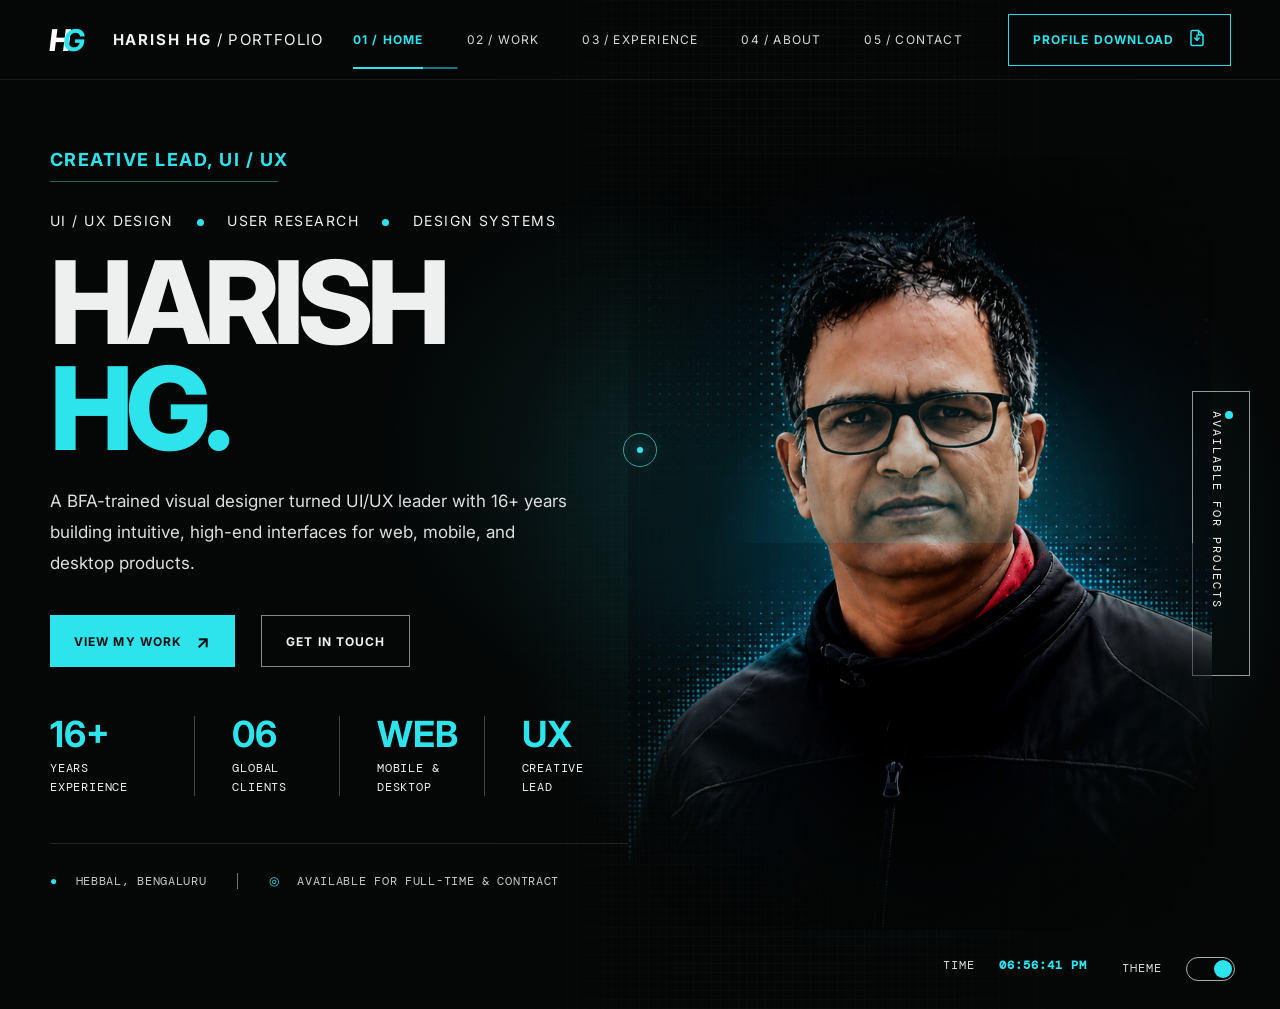
<file: index.html>
<!doctype html>
<html lang="en">
  <head>
    <meta charset="UTF-8" />
    <meta name="viewport" content="width=device-width, initial-scale=1.0" />
    <title>Harish HG — Portfolio</title>
    <link rel="preconnect" href="https://fonts.googleapis.com" />
    <link rel="preconnect" href="https://fonts.gstatic.com" crossorigin />
    <link href="https://fonts.googleapis.com/css2?family=DM+Mono:wght@400;500&family=Inter:wght@400;500;600;700;800&display=swap" rel="stylesheet" />
    <link rel="stylesheet" href="styles.css" />
  </head>
  <body>
    <main class="page-shell">
      <nav class="nav" aria-label="Main navigation">
        <a class="brand" href="#home" aria-label="Harish HG home"><span>H</span><b>G</b></a>
        <p class="brand-name"><strong>HARISH HG</strong> / PORTFOLIO</p>
        <div class="nav-links">
          <a class="active" href="index.html">01 / HOME</a>
          <a href="work.html">02 / WORK</a>
          <a href="experience.html">03 / EXPERIENCE</a>
          <a href="about.html">04 / ABOUT</a>
          <a href="contact.html">05 / CONTACT</a>
        </div>
        <a class="outline-button connect" href="assets/Harish_HG_UIUX_Profile.pdf" target="_blank" rel="noopener noreferrer">
          PROFILE DOWNLOAD
          <span class="icon download-icon" aria-hidden="true">
            <svg width="18" height="18" viewBox="0 0 24 24" fill="none" stroke="currentColor" stroke-width="2" stroke-linecap="round" stroke-linejoin="round">
              <path d="M14 2H6a2 2 0 0 0-2 2v16a2 2 0 0 0 2 2h12a2 2 0 0 0 2-2V8z" />
              <polyline points="14 2 14 8 20 8" />
              <line x1="12" y1="8" x2="12" y2="15" />
              <polyline points="9 12 12 15 15 12" />
            </svg>
          </span>
        </a>
      </nav>

      <section id="home" class="hero">
        <div class="hero-copy">
          <p class="eyebrow">CREATIVE LEAD, UI / UX</p>
          <div class="eyebrow-rule"></div>
          <p class="specialisms">UI / UX DESIGN <i></i> USER RESEARCH <i></i> DESIGN SYSTEMS</p>
          <h1>HARISH<br /><em>HG.</em></h1>
          <p class="intro">A BFA-trained visual designer turned UI/UX leader with 16+ years building intuitive, high-end interfaces for web, mobile, and desktop products.</p>
          <div class="actions">
            <a class="primary-button" href="work.html">VIEW MY WORK <span>↗</span></a>
            <a class="outline-button" href="contact.html">GET IN TOUCH</a>
          </div>
          <dl class="stats">
            <div><dt>16+</dt><dd>YEARS<br />EXPERIENCE</dd></div>
            <div><dt>06</dt><dd>GLOBAL<br />CLIENTS</dd></div>
            <div><dt>WEB</dt><dd>MOBILE &amp;<br />DESKTOP</dd></div>
            <div><dt>UX</dt><dd>CREATIVE<br />LEAD</dd></div>
          </dl>
          <div class="location"><span>●</span> HEBBAL, BENGALURU <b></b> <span>◎</span> AVAILABLE FOR FULL-TIME &amp; CONTRACT</div>
        </div>

        <div class="portrait-zone">
          <div class="aura"></div>
          <div class="portrait-frame" style="display:inline-block; mask-image: radial-gradient(ellipse 70% 75% at 50% 50%, black 40%, transparent 100%); -webkit-mask-image: radial-gradient(ellipse 70% 75% at 50% 50%, black 40%, transparent 100%);">
            <img src="images/harish.png" alt="Harish HG" />
          </div>
          <div class="portrait-dots"></div>
          <div class="availability"><span></span> AVAILABLE FOR PROJECTS</div>
          <!-- <div class="scroll">SCROLL TO EXPLORE <small>⌄</small></div> -->
        </div>
      </section>

      <footer><span>TIME&nbsp;&nbsp; <strong id="clock">--:--:--</strong></span><span>THEME&nbsp;&nbsp; <i class="switch"><b></b></i></span></footer>
    </main>
    <script src="app.js"></script>
    <script>
      const clock = document.querySelector('#clock');
      const tick = () => clock.textContent = new Intl.DateTimeFormat('en-US', { hour: '2-digit', minute: '2-digit', second: '2-digit', hour12: true }).format(new Date());
      tick(); setInterval(tick, 1000);
    </script>
  </body>
</html>
</file>
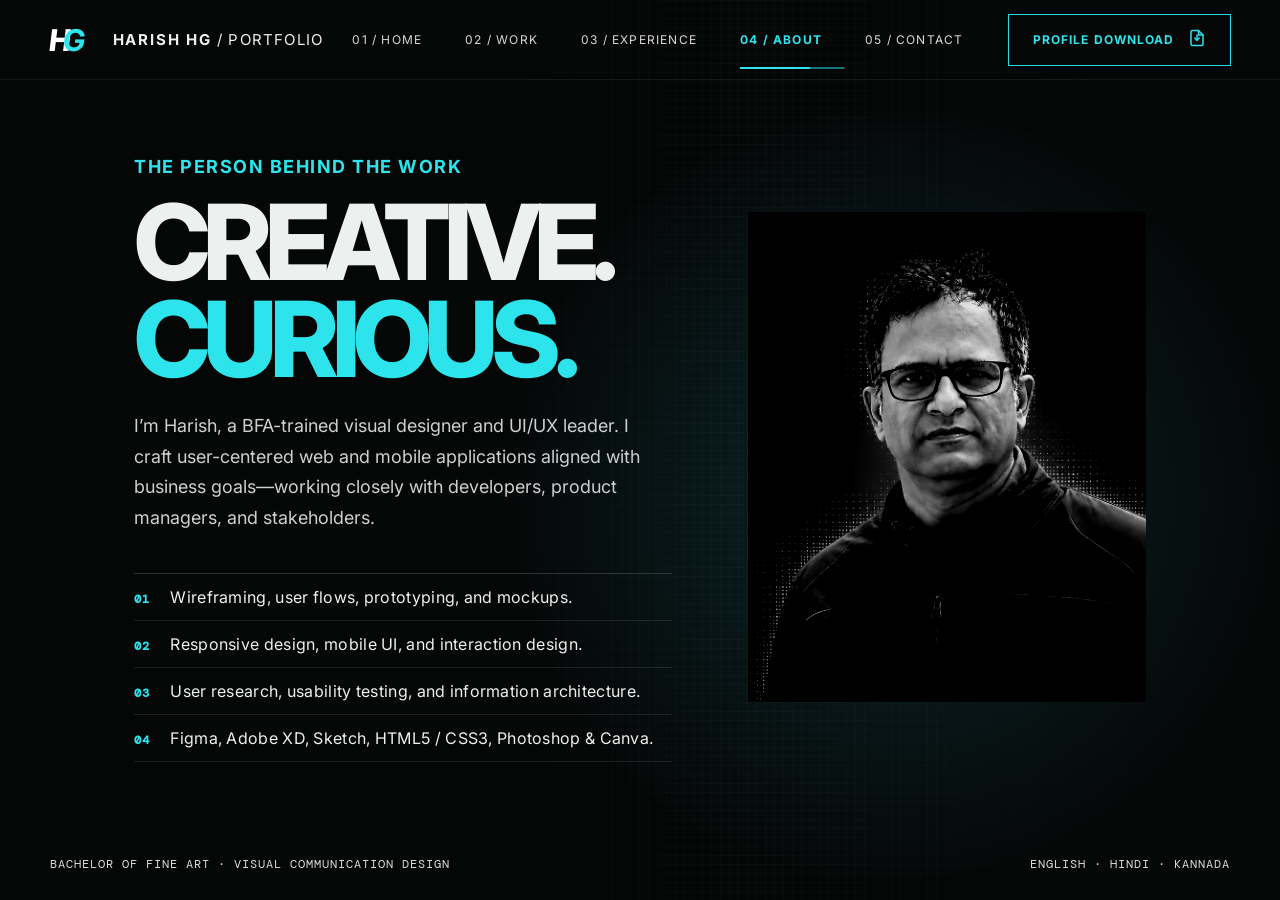
<file: about.html>
<!doctype html>
<html lang="en">

<head>
    <meta charset="UTF-8">
    <meta name="viewport" content="width=device-width, initial-scale=1.0">
    <title>About — Harish HG</title>
    <link rel="preconnect" href="https://fonts.googleapis.com">
    <link rel="preconnect" href="https://fonts.gstatic.com" crossorigin>
    <link
        href="https://fonts.googleapis.com/css2?family=DM+Mono:wght@400;500&family=Inter:wght@400;500;600;700;800&display=swap"
        rel="stylesheet">
    <link rel="stylesheet" href="styles.css">
</head>

<body>
    <main class="page-shell inner-page">
        <nav class="nav"><a class="brand" href="index.html"><span>H</span><b>G</b></a>
            <p class="brand-name"><strong>HARISH HG</strong> / PORTFOLIO</p>
            <div class="nav-links"><a href="index.html">01 / HOME</a><a href="work.html">02 / WORK</a><a
                    href="experience.html">03 / EXPERIENCE</a><a class="active" href="about.html">04 / ABOUT</a><a
                    href="contact.html">05 / CONTACT</a></div> <a class="outline-button connect" href="assets/Harish_HG_UIUX_Profile.pdf" target="_blank" rel="noopener noreferrer">
          PROFILE DOWNLOAD
          <span class="icon download-icon" aria-hidden="true">
            <svg width="18" height="18" viewBox="0 0 24 24" fill="none" stroke="currentColor" stroke-width="2" stroke-linecap="round" stroke-linejoin="round">
              <path d="M14 2H6a2 2 0 0 0-2 2v16a2 2 0 0 0 2 2h12a2 2 0 0 0 2-2V8z" />
              <polyline points="14 2 14 8 20 8" />
              <line x1="12" y1="8" x2="12" y2="15" />
              <polyline points="9 12 12 15 15 12" />
            </svg>
          </span>
        </a>
        </nav>
        <section class="page-content about-layout">
            <div>
                <p class="eyebrow">THE PERSON BEHIND THE WORK</p>
                <h1>CREATIVE.<br><em>CURIOUS.</em></h1>
                <p class="page-lead">I’m Harish, a BFA-trained visual designer and UI/UX leader. I craft user-centered
                    web and mobile applications aligned with business goals—working closely with developers, product
                    managers, and stakeholders.</p>
                <div class="principles">
                    <p><b>01</b> Wireframing, user flows, prototyping, and mockups.</p>
                    <p><b>02</b> Responsive design, mobile UI, and interaction design.</p>
                    <p><b>03</b> User research, usability testing, and information architecture.</p>
                    <p><b>04</b> Figma, Adobe XD, Sketch, HTML5 / CSS3, Photoshop &amp; Canva.</p>
                </div>
            </div>
            <div class="about-image"><img src="images/harish.png" alt="Harish HG — black and white portrait"><i></i>
            </div>
        </section>
        <footer><span>BACHELOR OF FINE ART · VISUAL COMMUNICATION DESIGN</span><span>ENGLISH · HINDI · KANNADA</span>
        </footer>
    </main>
</body>

</html>
</file>
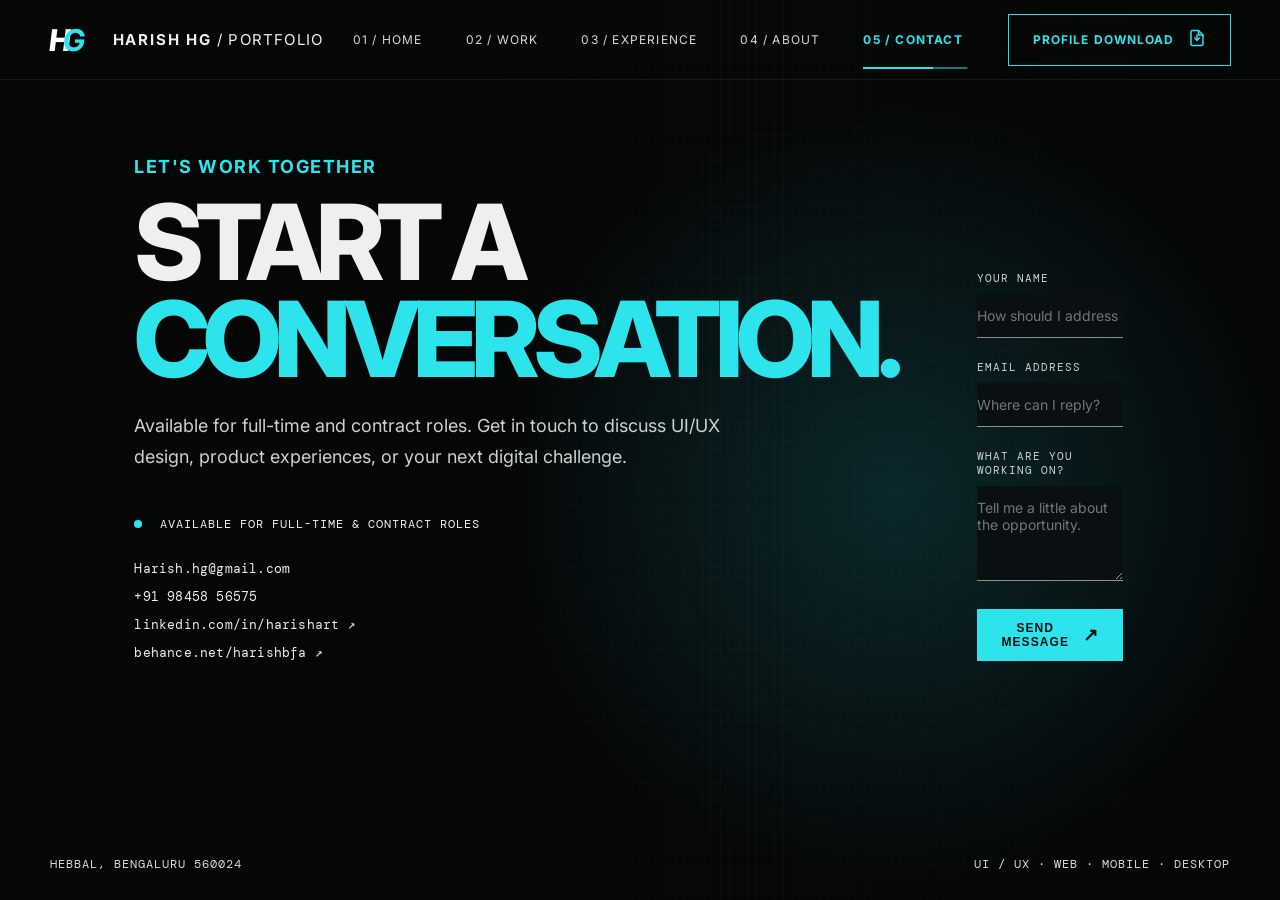
<file: contact.html>
<!doctype html>
<html lang="en">

<head>
    <meta charset="UTF-8">
    <meta name="viewport" content="width=device-width, initial-scale=1.0">
    <title>Contact — Harish HG</title>
    <link rel="preconnect" href="https://fonts.googleapis.com">
    <link rel="preconnect" href="https://fonts.gstatic.com" crossorigin>
    <link
        href="https://fonts.googleapis.com/css2?family=DM+Mono:wght@400;500&family=Inter:wght@400;500;600;700;800&display=swap"
        rel="stylesheet">
    <link rel="stylesheet" href="styles.css">
</head>

<body>
    <main class="page-shell inner-page">
        <nav class="nav"><a class="brand" href="index.html"><span>H</span><b>G</b></a>
            <p class="brand-name"><strong>HARISH HG</strong> / PORTFOLIO</p>
            <div class="nav-links"><a href="index.html">01 / HOME</a><a href="work.html">02 / WORK</a><a
                    href="experience.html">03 / EXPERIENCE</a><a href="about.html">04 / ABOUT</a><a class="active"
                    href="contact.html">05 / CONTACT</a></div> <a class="outline-button connect" href="assets/Harish_HG_UIUX_Profile.pdf" target="_blank" rel="noopener noreferrer">
          PROFILE DOWNLOAD
          <span class="icon download-icon" aria-hidden="true">
            <svg width="18" height="18" viewBox="0 0 24 24" fill="none" stroke="currentColor" stroke-width="2" stroke-linecap="round" stroke-linejoin="round">
              <path d="M14 2H6a2 2 0 0 0-2 2v16a2 2 0 0 0 2 2h12a2 2 0 0 0 2-2V8z" />
              <polyline points="14 2 14 8 20 8" />
              <line x1="12" y1="8" x2="12" y2="15" />
              <polyline points="9 12 12 15 15 12" />
            </svg>
          </span>
        </a>
        </nav>
        <section class="page-content contact-layout">
            <div>
                <p class="eyebrow">LET'S WORK TOGETHER</p>
                <h1>START A<br><em>CONVERSATION.</em></h1>
                <p class="page-lead">Available for full-time and contract roles. Get in touch to discuss UI/UX design,
                    product experiences, or your next digital challenge.</p>
                <p class="availability-line"><i></i> AVAILABLE FOR FULL-TIME &amp; CONTRACT ROLES</p>
                <div class="contact-details"><a href="mailto:Harish.hg@gmail.com">Harish.hg@gmail.com</a><a
                        href="tel:+919845856575">+91 98458 56575</a><a href="https://linkedin.com/in/harishart"
                        target="_blank" rel="noreferrer">linkedin.com/in/harishart ↗</a><a
                        href="https://behance.net/harishbfa" target="_blank" rel="noreferrer">behance.net/harishbfa
                        ↗</a></div>
            </div>
            <form><label>YOUR NAME<input required placeholder="How should I address you?"></label><label>EMAIL
                    ADDRESS<input type="email" required placeholder="Where can I reply?"></label><label>WHAT ARE YOU
                    WORKING ON?<textarea rows="4"
                        placeholder="Tell me a little about the opportunity."></textarea></label><button
                    class="primary-button" type="submit">SEND MESSAGE <span>↗</span></button></form>
        </section>
        <footer><span>HEBBAL, BENGALURU 560024</span><span>UI / UX · WEB · MOBILE · DESKTOP</span></footer>
    </main>
    <script>document.querySelector('form').addEventListener('submit', e => { e.preventDefault(); e.currentTarget.querySelector('button').textContent = 'THANK YOU — MESSAGE READY'; });</script>
</body>

</html>
</file>
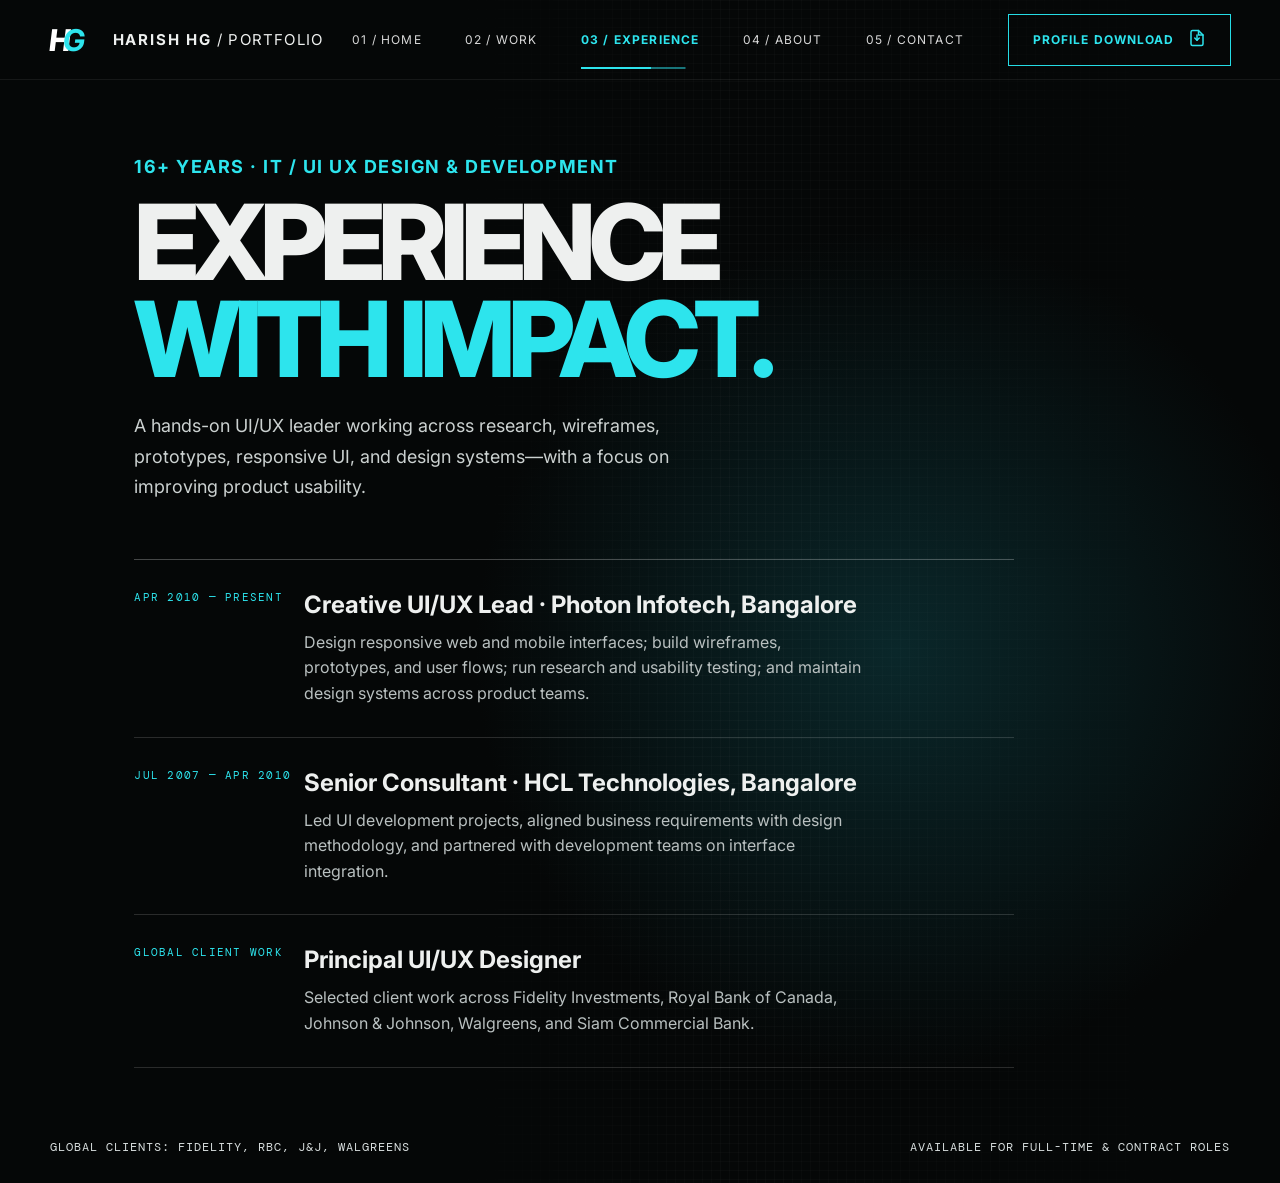
<file: experience.html>
<!doctype html>
<html lang="en">

<head>
    <meta charset="UTF-8">
    <meta name="viewport" content="width=device-width, initial-scale=1.0">
    <title>Experience — Harish HG</title>
    <link rel="preconnect" href="https://fonts.googleapis.com">
    <link rel="preconnect" href="https://fonts.gstatic.com" crossorigin>
    <link
        href="https://fonts.googleapis.com/css2?family=DM+Mono:wght@400;500&family=Inter:wght@400;500;600;700;800&display=swap"
        rel="stylesheet">
    <link rel="stylesheet" href="styles.css">
</head>

<body>
    <main class="page-shell inner-page">
        <nav class="nav"><a class="brand" href="index.html"><span>H</span><b>G</b></a>
            <p class="brand-name"><strong>HARISH HG</strong> / PORTFOLIO</p>
            <div class="nav-links"><a href="index.html">01 / HOME</a><a href="work.html">02 / WORK</a><a class="active"
                    href="experience.html">03 / EXPERIENCE</a><a href="about.html">04 / ABOUT</a><a
                    href="contact.html">05 / CONTACT</a></div> <a class="outline-button connect" href="assets/Harish_HG_UIUX_Profile.pdf" target="_blank" rel="noopener noreferrer">
          PROFILE DOWNLOAD
          <span class="icon download-icon" aria-hidden="true">
            <svg width="18" height="18" viewBox="0 0 24 24" fill="none" stroke="currentColor" stroke-width="2" stroke-linecap="round" stroke-linejoin="round">
              <path d="M14 2H6a2 2 0 0 0-2 2v16a2 2 0 0 0 2 2h12a2 2 0 0 0 2-2V8z" />
              <polyline points="14 2 14 8 20 8" />
              <line x1="12" y1="8" x2="12" y2="15" />
              <polyline points="9 12 12 15 15 12" />
            </svg>
          </span>
        </a>
        </nav>
        <section class="page-content experience">
            <p class="eyebrow">16+ YEARS · IT / UI UX DESIGN &amp; DEVELOPMENT</p>
            <h1>EXPERIENCE<br><em>WITH IMPACT.</em></h1>
            <p class="page-lead">A hands-on UI/UX leader working across research, wireframes, prototypes, responsive UI,
                and design systems—with a focus on improving product usability.</p>
            <div class="timeline">
                <article><time>APR 2010 — PRESENT</time>
                    <div>
                        <h2>Creative UI/UX Lead · Photon Infotech, Bangalore</h2>
                        <p>Design responsive web and mobile interfaces; build wireframes, prototypes, and user flows;
                            run research and usability testing; and maintain design systems across product teams.</p>
                    </div>
                </article>
                <article><time>JUL 2007 — APR 2010</time>
                    <div>
                        <h2>Senior Consultant · HCL Technologies, Bangalore</h2>
                        <p>Led UI development projects, aligned business requirements with design methodology, and
                            partnered with development teams on interface integration.</p>
                    </div>
                </article>
                <article><time>GLOBAL CLIENT WORK</time>
                    <div>
                        <h2>Principal UI/UX Designer</h2>
                        <p>Selected client work across Fidelity Investments, Royal Bank of Canada, Johnson &amp;
                            Johnson, Walgreens, and Siam Commercial Bank.</p>
                    </div>
                </article>
            </div>
        </section>
        <footer><span>GLOBAL CLIENTS: FIDELITY, RBC, J&amp;J, WALGREENS</span><span>AVAILABLE FOR FULL-TIME &amp;
                CONTRACT ROLES</span></footer>
    </main>
</body>

</html>
</file>
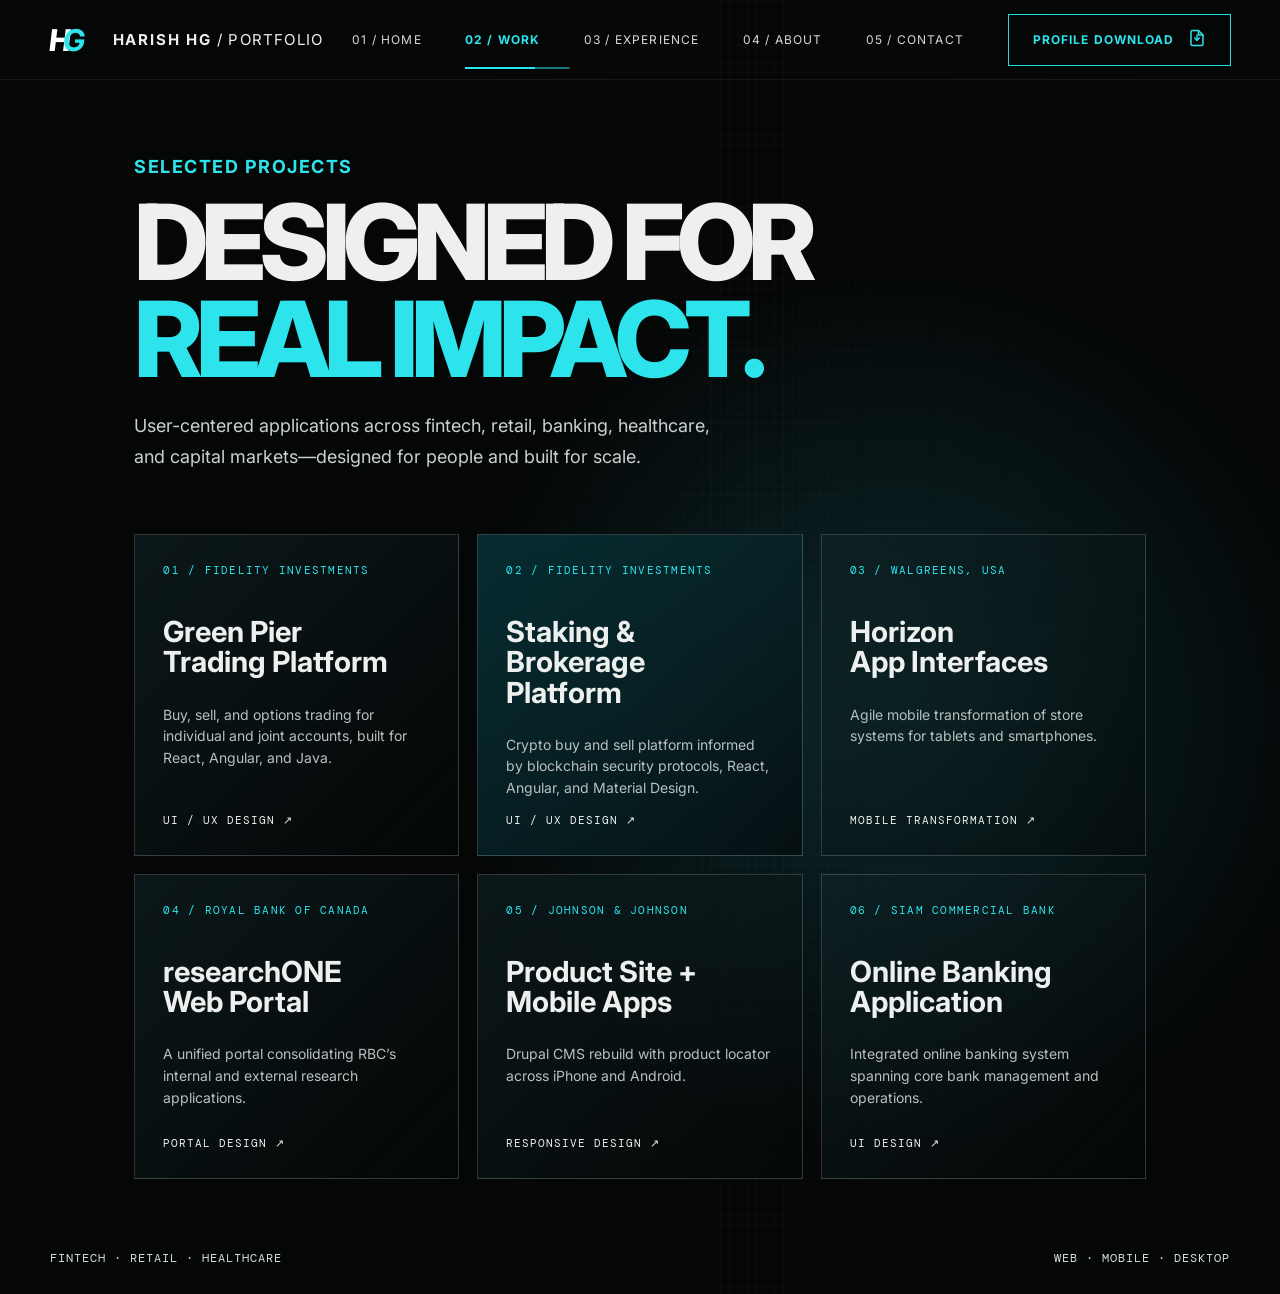
<file: work.html>
<!doctype html>
<html lang="en">

<head>
    <meta charset="UTF-8">
    <meta name="viewport" content="width=device-width, initial-scale=1.0">
    <title>Work — Harish HG</title>
    <link rel="preconnect" href="https://fonts.googleapis.com">
    <link rel="preconnect" href="https://fonts.gstatic.com" crossorigin>
    <link
        href="https://fonts.googleapis.com/css2?family=DM+Mono:wght@400;500&family=Inter:wght@400;500;600;700;800&display=swap"
        rel="stylesheet">
    <link rel="stylesheet" href="styles.css">
</head>

<body>
    <main class="page-shell inner-page">
        <nav class="nav"><a class="brand" href="index.html"><span>H</span><b>G</b></a>
            <p class="brand-name"><strong>HARISH HG</strong> / PORTFOLIO</p>
            <div class="nav-links"><a href="index.html">01 / HOME</a><a class="active" href="work.html">02 / WORK</a><a
                    href="experience.html">03 / EXPERIENCE</a><a href="about.html">04 / ABOUT</a><a
                    href="contact.html">05 / CONTACT</a></div> <a class="outline-button connect" href="assets/Harish_HG_UIUX_Profile.pdf" target="_blank" rel="noopener noreferrer">
          PROFILE DOWNLOAD
          <span class="icon download-icon" aria-hidden="true">
            <svg width="18" height="18" viewBox="0 0 24 24" fill="none" stroke="currentColor" stroke-width="2" stroke-linecap="round" stroke-linejoin="round">
              <path d="M14 2H6a2 2 0 0 0-2 2v16a2 2 0 0 0 2 2h12a2 2 0 0 0 2-2V8z" />
              <polyline points="14 2 14 8 20 8" />
              <line x1="12" y1="8" x2="12" y2="15" />
              <polyline points="9 12 12 15 15 12" />
            </svg>
          </span>
        </a>
        </nav>
        <section class="page-content">
            <p class="eyebrow">SELECTED PROJECTS</p>
            <h1>DESIGNED FOR<br><em>REAL IMPACT.</em></h1>
            <p class="page-lead">User-centered applications across fintech, retail, banking, healthcare, and capital
                markets—designed for people and built for scale.</p>
            <div class="work-grid">
                <article><span>01 / FIDELITY INVESTMENTS</span>
                    <h2>Green Pier<br>Trading Platform</h2>
                    <p>Buy, sell, and options trading for individual and joint accounts, built for React, Angular, and
                        Java.</p><a href="contact.html">UI / UX DESIGN ↗</a>
                </article>
                <article><span>02 / FIDELITY INVESTMENTS</span>
                    <h2>Staking &amp; Brokerage<br>Platform</h2>
                    <p>Crypto buy and sell platform informed by blockchain security protocols, React, Angular, and
                        Material Design.</p><a href="contact.html">UI / UX DESIGN ↗</a>
                </article>
                <article><span>03 / WALGREENS, USA</span>
                    <h2>Horizon<br>App Interfaces</h2>
                    <p>Agile mobile transformation of store systems for tablets and smartphones.</p><a
                        href="contact.html">MOBILE TRANSFORMATION ↗</a>
                </article>
                <article><span>04 / ROYAL BANK OF CANADA</span>
                    <h2>researchONE<br>Web Portal</h2>
                    <p>A unified portal consolidating RBC’s internal and external research applications.</p><a
                        href="contact.html">PORTAL DESIGN ↗</a>
                </article>
                <article><span>05 / JOHNSON &amp; JOHNSON</span>
                    <h2>Product Site +<br>Mobile Apps</h2>
                    <p>Drupal CMS rebuild with product locator across iPhone and Android.</p><a
                        href="contact.html">RESPONSIVE DESIGN ↗</a>
                </article>
                <article><span>06 / SIAM COMMERCIAL BANK</span>
                    <h2>Online Banking<br>Application</h2>
                    <p>Integrated online banking system spanning core bank management and operations.</p><a
                        href="contact.html">UI DESIGN ↗</a>
                </article>
            </div>
        </section>
        <footer><span>FINTECH · RETAIL · HEALTHCARE</span><span>WEB · MOBILE · DESKTOP</span></footer>
    </main>
</body>

</html>
</file>
<file: styles.css>
:root { --cyan:#2de4ed; --ink:#050707; --muted:#bfc4c6; }
* { box-sizing:border-box; }
html { scroll-behavior:smooth; }
body { margin:0; min-width:320px; color:#eef0ef; background:var(--ink); font-family:Inter, Arial, sans-serif; }
.page-shell { min-height:100vh; position:relative; overflow:hidden; isolation:isolate; background:radial-gradient(circle at 70% 55%, #0a272a 0, #050707 38%, #050707 100%); }
.page-shell::before { content:""; position:absolute; inset:0; z-index:-1; opacity:.32; background-image:linear-gradient(#fff1 1px, transparent 1px),linear-gradient(90deg,#fff1 1px,transparent 1px); background-size:9px 9px; mask-image:linear-gradient(to right,transparent 34%,#000 58%,transparent 96%); }
.nav { height:80px; display:flex; align-items:center; gap:14px; padding:0 3.8%; border-bottom:1px solid #ffffff12; letter-spacing:1.2px; font-size:12px; }
.brand { width:46px; font-weight:800; font-size:30px; letter-spacing:-8px; color:#fff; text-decoration:none; transform:skew(-7deg); }.brand b { color:var(--cyan); }.brand-name { margin:0 0 0 4px; font-size:15px; white-space:nowrap; }.brand-name strong { letter-spacing:1.8px; }.nav-links { align-self:stretch; display:flex; gap:43px; align-items:center; margin:auto; }.nav-links a { color:#d8d8d8; text-decoration:none; white-space:nowrap; position:relative; }.nav-links .active { color:var(--cyan); font-weight:700; }.nav-links .active::after { content:""; position:absolute; width:70px; height:2px; background:var(--cyan); left:0; bottom:-22px; box-shadow:35px 0 0 -0.5px var(--cyan); }
.outline-button,.primary-button { min-height:52px; display:inline-flex; align-items:center; justify-content:center; gap:14px; padding:0 24px; text-decoration:none; font-size:12px; font-weight:700; letter-spacing:1.1px; }.outline-button { color:#f0f2f1; border:1px solid #cfd7d6a0; }.connect { border-color:#25dce5; color:var(--cyan); margin-left:auto; }.primary-button { color:#061011; background:var(--cyan); }.primary-button span,.connect span { font-size:18px; }
.hero { min-height:calc(100vh - 80px); display:grid; grid-template-columns:49% 51%; padding:69px 3.9% 80px; }.hero-copy { position:relative; z-index:2; }.eyebrow { margin:0; color:var(--cyan); font-size:18px; font-weight:700; letter-spacing:1.5px; }.eyebrow-rule { width:228px; height:1px; margin:11px 0 30px; background:#62eaf066; }.specialisms { margin:0 0 20px; font-size:14px; letter-spacing:1.45px; }.specialisms i { width:7px; height:7px; background:var(--cyan); display:inline-block; border-radius:50%; margin:0 18px; vertical-align:middle; }
h1 { margin:0; font-size:clamp(80px,9vw,150px); line-height:.92; letter-spacing:-7px; font-weight:800; }h1 em { font-style:normal; color:var(--cyan); }.intro { max-width:525px; margin:25px 0 36px; color:#dcdfde; font-size:17px; line-height:1.83; }.actions { display:flex; gap:26px; }.stats { margin:49px 0 47px; display:grid; grid-template-columns:repeat(4,1fr); max-width:620px; }.stats div { padding-left:37px; border-left:1px solid #85909377; }.stats div:first-child { padding-left:0; border:0; }.stats dt { color:var(--cyan); font-size:36px; font-weight:700; line-height:1; }.stats dd { margin:7px 0 0; font-family:'DM Mono',monospace; font-size:12px; line-height:1.55; letter-spacing:.8px; }.location { border-top:1px solid #ffffff1f; padding-top:29px; max-width:585px; color:#c6cbca; font-family:'DM Mono',monospace; font-size:12px; letter-spacing:.7px; }.location span { color:var(--cyan); margin-right:10px; }.location b { height:16px; border-left:1px solid #6a7674; display:inline-block; margin:0 23px -4px; }
.portrait-zone { position:relative; min-height:780px; }.aura { position:absolute; width:75%; aspect-ratio:1; border-radius:50%; top:18%; left:12%; background:radial-gradient(circle, #23dce530, transparent 66%); filter:blur(12px); }.portrait-frame { position:absolute; inset:1% 3% 0 0; overflow:hidden; mask-image:linear-gradient(to bottom,transparent 0%,#000 11%,#000 87%,transparent 100%); }.portrait-frame img { width:100%; height:100%; object-fit:cover; object-position:52% 44%; filter:grayscale(100%) contrast(1.23) brightness(.83); }.portrait-dots { position:absolute; inset:9% 1% 3% 0; pointer-events:none; opacity:.61; background-image:radial-gradient(circle, #e8eeee 1.2px, transparent 1.7px); background-size:9px 9px; mask-image:radial-gradient(ellipse at 54% 48%,transparent 0 22%,#000 36% 63%,transparent 78%); mix-blend-mode:screen; }.availability { position:absolute; right:-20px; top:31%; writing-mode:vertical-rl; height:285px; border:1px solid #8f9797; padding:19px 16px; letter-spacing:2px; font-family:'DM Mono',monospace; font-size:12px; }.availability span { width:8px; height:8px; border-radius:50%; display:block; margin:0 0 14px; background:var(--cyan); }.scroll { position:absolute; bottom:-8px; left:0; font-family:'DM Mono',monospace; letter-spacing:2px; font-size:12px; text-align:center; }.scroll small { margin:14px auto 0; width:26px; height:43px; border:1px solid var(--cyan); border-radius:14px; display:block; padding-top:7px; font-size:20px; color:var(--cyan); }
footer { position:absolute; bottom:28px; right:3.5%; display:flex; gap:35px; color:#d7dddd; font-family:'DM Mono',monospace; font-size:12px; letter-spacing:1px; } footer strong { color:var(--cyan); }.switch { width:49px; height:24px; display:inline-block; border:1px solid #a4b2b2; border-radius:20px; vertical-align:middle; padding:2px; }.switch b { display:block; width:18px; height:18px; background:var(--cyan); border-radius:50%; margin-left:auto; }
.inner-page { min-height:100vh; }.inner-page footer { left:3.9%; right:3.9%; justify-content:space-between; }.page-content { padding:76px 10.5% 115px; max-width:1520px; margin:auto; }.page-content h1 { margin:17px 0 24px; font-size:clamp(58px,8.2vw,125px); }.page-lead { max-width:610px; font-size:18px; line-height:1.7; color:#cbd1d0; margin:0; }.work-grid { margin-top:62px; display:grid; grid-template-columns:repeat(3, 1fr); gap:18px; }.work-grid article { min-height:305px; padding:28px; border:1px solid #ffffff2c; background:linear-gradient(135deg,#10232699,#05070766); display:flex; flex-direction:column; transition:.25s ease; }.work-grid article:hover { transform:translateY(-7px); border-color:var(--cyan); }.work-grid article:nth-child(2) { background:linear-gradient(135deg,#073f45aa,#071013); }.work-grid span,.timeline time { font-family:'DM Mono',monospace; color:var(--cyan); font-size:11px; letter-spacing:1.25px; }.work-grid h2 { margin:40px 0 12px; font-size:29px; line-height:1.04; }.work-grid p { color:#b9c0c0; line-height:1.55; font-size:14px; }.work-grid a { margin-top:auto; color:#f0f1f1; text-decoration:none; font-family:'DM Mono',monospace; font-size:11px; letter-spacing:1px; }.timeline { max-width:880px; margin-top:56px; border-top:1px solid #ffffff42; }.timeline article { display:grid; grid-template-columns:170px 1fr; padding:30px 0; border-bottom:1px solid #ffffff26; }.timeline h2 { margin:0 0 11px; font-size:24px; }.timeline p { max-width:560px; margin:0; color:#b9c0c0; line-height:1.6; }.about-layout { display:grid; grid-template-columns:1.15fr .85fr; gap:76px; align-items:center; }.principles { margin-top:40px; border-top:1px solid #ffffff2a; }.principles p { padding:13px 0; margin:0; border-bottom:1px solid #ffffff1a; letter-spacing:.3px; }.principles b { color:var(--cyan); margin-right:17px; font-family:'DM Mono',monospace; font-size:12px; }.about-image { position:relative; min-height:490px; }.about-image img { width:100%; height:490px; object-fit:cover; object-position:center; filter:grayscale(1) contrast(1.12); }.about-image i { position:absolute; inset:0; background-image:radial-gradient(circle,#48edf0 1px,transparent 1.6px); background-size:9px 9px; mix-blend-mode:screen; opacity:.35; }.contact-layout { display:grid; grid-template-columns:1fr .85fr; gap:80px; align-items:end; }.availability-line { margin-top:44px; font-family:'DM Mono',monospace; font-size:12px; letter-spacing:1px; }.availability-line i { display:inline-block; width:8px; height:8px; background:var(--cyan); border-radius:50%; margin-right:10px; }form { display:grid; gap:22px; }label { display:grid; gap:9px; font-family:'DM Mono',monospace; letter-spacing:1px; font-size:11px; color:#cdd3d3; }input,textarea { width:100%; color:white; background:#0a1011; border:0; border-bottom:1px solid #849293; outline:none; padding:13px 0; font-family:Inter,sans-serif; font-size:14px; resize:vertical; }input:focus,textarea:focus { border-color:var(--cyan); }form .primary-button { border:0; justify-self:start; cursor:pointer; margin-top:6px; }
@media (max-width:1050px) { .nav-links { gap:18px; }.hero { grid-template-columns:53% 47%; }.specialisms { font-size:11px; }.stats { gap:15px; }.stats div { padding-left:15px; }.portrait-zone { min-height:700px; } }
@media (max-width:760px) { .nav { padding:0 22px; }.brand-name,.nav-links,.connect { display:none; }.hero { display:block; padding:52px 24px 100px; }.hero-copy { text-align:left; }.portrait-zone { min-height:510px; margin-top:15px; }.portrait-frame { inset:0; }.portrait-dots { inset:4% 0; }.availability { right:0; top:20%; }.scroll { display:none; } h1 { font-size:81px; letter-spacing:-5px; }.specialisms { line-height:2.2; }.intro { font-size:15px; }.actions { gap:12px; }.outline-button,.primary-button { padding:0 15px; font-size:10px; }.stats { margin:38px 0; }.stats dt { font-size:26px; }.stats dd { font-size:9px; }.location { font-size:9px; padding-bottom:20px; }.location b { margin:0 10px -4px; }footer { bottom:20px; right:24px; font-size:10px; }.aura { left:5%; } }
@media (max-width:760px) { .page-content { padding:54px 24px 100px; }.page-content h1 { font-size:58px; letter-spacing:-3px; }.page-lead { font-size:15px; }.work-grid,.about-layout,.contact-layout { grid-template-columns:1fr; gap:22px; }.work-grid { margin-top:38px; }.work-grid article { min-height:245px; }.timeline { margin-top:38px; }.timeline article { grid-template-columns:1fr; gap:14px; }.about-layout { align-items:start; }.about-image,.about-image img { min-height:340px; height:340px; }.contact-layout { align-items:start; }.inner-page footer { left:24px; right:24px; }.inner-page footer span:nth-child(n+2) { display:none; } }
.contact-details { margin-top:28px; display:grid; gap:11px; }.contact-details a { color:#e9eeee; font-family:'DM Mono',monospace; font-size:13px; text-decoration:none; letter-spacing:.2px; }.contact-details a:hover { color:var(--cyan); }
.portrait-dots,.about-image i { display:none; }
.portrait-frame img { filter:contrast(1.08) saturate(.9) brightness(.88); }
.about-image img { filter:grayscale(1) contrast(1.35) brightness(.9); }
.has-motion .page-shell::after { content:""; position:absolute; inset:0; pointer-events:none; z-index:0; background:radial-gradient(430px circle at var(--pointer-x, 50%) var(--pointer-y, 50%), #36eaf214, transparent 62%); transition:background .18s ease-out; }.has-motion .nav,.has-motion .hero-copy,.has-motion .portrait-zone,.has-motion .page-content,.has-motion footer { transition:opacity .75s ease, transform .75s cubic-bezier(.16,1,.3,1); }.has-motion body:not(.is-ready) .nav { opacity:0; transform:translateY(-16px); }.has-motion body:not(.is-ready) .hero-copy,.has-motion body:not(.is-ready) .page-content { opacity:0; transform:translateY(24px); }.has-motion body:not(.is-ready) .portrait-zone { opacity:0; transform:translateX(30px) scale(.98); }.has-motion body:not(.is-ready) footer { opacity:0; transform:translateY(14px); }.has-motion .portrait-zone { transform-style:preserve-3d; perspective:1200px; }.has-motion .portrait-frame { transform:rotateX(var(--tilt-x, 0deg)) rotateY(var(--tilt-y, 0deg)); transition:transform .2s ease-out; }.has-motion .aura { transform:translate(calc((var(--pointer-x, 50%) - 50%) * .16px), calc((var(--pointer-y, 50%) - 50%) * .16px)); transition:transform .25s ease-out; }
@media (prefers-reduced-motion: reduce) { *,*::before,*::after { scroll-behavior:auto !important; transition-duration:.01ms !important; animation-duration:.01ms !important; animation-iteration-count:1 !important; } }
@keyframes inner-reveal { from { opacity:0; transform:translateY(20px); } to { opacity:1; transform:translateY(0); } }.inner-page .nav { animation:inner-reveal .55s cubic-bezier(.16,1,.3,1) both; }.inner-page .page-content { animation:inner-reveal .7s .12s cubic-bezier(.16,1,.3,1) both; }.inner-page footer { animation:inner-reveal .55s .28s cubic-bezier(.16,1,.3,1) both; }
@media (pointer:fine) { .mouse-active,.mouse-active a,.mouse-active button { cursor:none; }.cursor-orbit { position:fixed; top:0; left:0; z-index:99; width:34px; height:34px; margin:-17px 0 0 -17px; pointer-events:none; mix-blend-mode:screen; transition:width .25s ease,height .25s ease,margin .25s ease; }.cursor-orbit i { position:absolute; width:6px; height:6px; top:14px; left:14px; border-radius:50%; background:var(--cyan); box-shadow:0 0 14px var(--cyan); }.cursor-orbit b { position:absolute; inset:0; border:1px solid #2de4edaa; border-radius:50%; transition:transform .28s ease,border-color .28s ease; }.cursor-orbit.is-hovering { width:58px; height:58px; margin:-29px 0 0 -29px; }.cursor-orbit.is-hovering b { border-color:#fff; transform:scale(.9); }.cursor-orbit.is-hovering i { transform:scale(.7); }.mouse-active a,.mouse-active button { transition:transform .2s ease,background-color .2s ease,border-color .2s ease,color .2s ease; } }
</file>
